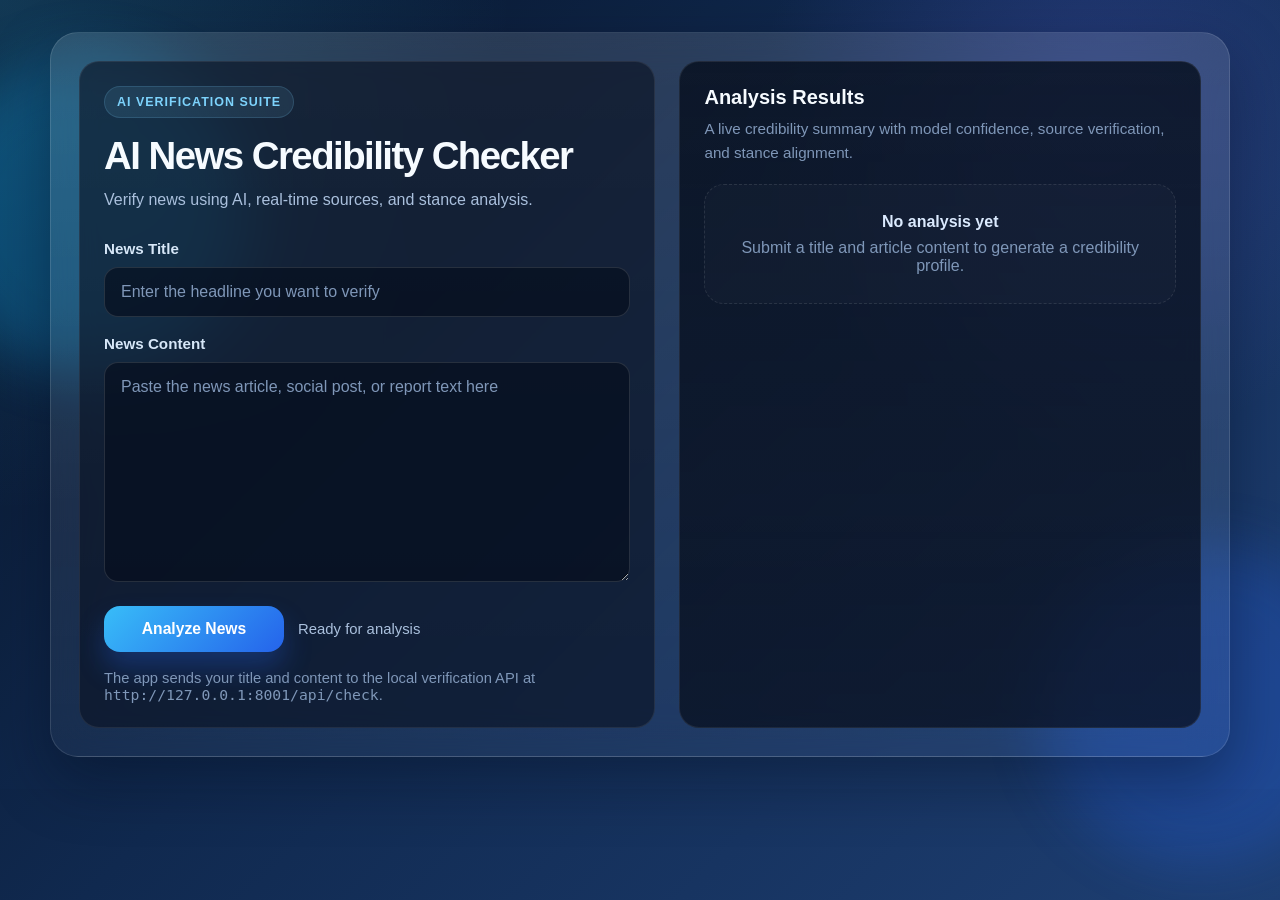
<file: frontend/index.html>
<!DOCTYPE html>
<html lang="en">
<head>
  <meta charset="UTF-8">
  <meta name="viewport" content="width=device-width, initial-scale=1.0">
  <title>AI News Credibility Checker</title>
  <style>
    :root {
      --bg-1: #071326;
      --bg-2: #10294f;
      --bg-3: #1e3f73;
      --surface: rgba(10, 18, 35, 0.62);
      --surface-strong: rgba(13, 22, 43, 0.82);
      --surface-border: rgba(255, 255, 255, 0.12);
      --text-main: #f6fbff;
      --text-soft: #aac0dd;
      --text-muted: #7f97b8;
      --accent: #7dd3fc;
      --accent-strong: #38bdf8;
      --success: #22c55e;
      --warning: #f59e0b;
      --danger: #ef4444;
      --shadow: 0 24px 60px rgba(3, 10, 25, 0.38);
      --radius-xl: 28px;
      --radius-lg: 20px;
      --radius-md: 14px;
      --transition: 220ms ease;
      --score-color: var(--warning);
    }

    * {
      box-sizing: border-box;
    }

    html,
    body {
      margin: 0;
      min-height: 100%;
      font-family: "Segoe UI", "Helvetica Neue", sans-serif;
      background:
        radial-gradient(circle at top left, rgba(56, 189, 248, 0.22), transparent 34%),
        radial-gradient(circle at 85% 15%, rgba(99, 102, 241, 0.24), transparent 26%),
        linear-gradient(135deg, var(--bg-1), var(--bg-2) 45%, var(--bg-3));
      color: var(--text-main);
    }

    body {
      display: flex;
      align-items: center;
      justify-content: center;
      padding: 32px 18px;
      overflow-x: hidden;
    }

    body::before,
    body::after {
      content: "";
      position: fixed;
      inset: auto;
      width: 320px;
      height: 320px;
      border-radius: 50%;
      filter: blur(28px);
      opacity: 0.28;
      pointer-events: none;
      z-index: 0;
    }

    body::before {
      top: 6%;
      left: -70px;
      background: #0ea5e9;
    }

    body::after {
      right: -80px;
      bottom: 4%;
      background: #2563eb;
    }

    .app-shell {
      position: relative;
      z-index: 1;
      width: min(1180px, 100%);
    }

    .card {
      display: grid;
      grid-template-columns: 1.05fr 0.95fr;
      gap: 24px;
      padding: 28px;
      border-radius: var(--radius-xl);
      background: linear-gradient(180deg, rgba(255, 255, 255, 0.12), rgba(255, 255, 255, 0.04));
      border: 1px solid var(--surface-border);
      box-shadow: var(--shadow);
      backdrop-filter: blur(22px);
      -webkit-backdrop-filter: blur(22px);
    }

    .panel {
      background: var(--surface);
      border: 1px solid rgba(255, 255, 255, 0.08);
      border-radius: var(--radius-lg);
      padding: 24px;
      min-width: 0;
    }

    .hero {
      margin-bottom: 26px;
    }

    .eyebrow {
      display: inline-flex;
      align-items: center;
      gap: 8px;
      padding: 8px 12px;
      border-radius: 999px;
      background: rgba(125, 211, 252, 0.1);
      border: 1px solid rgba(125, 211, 252, 0.16);
      color: var(--accent);
      font-size: 0.78rem;
      font-weight: 700;
      letter-spacing: 0.08em;
      text-transform: uppercase;
    }

    h1 {
      margin: 18px 0 10px;
      font-size: clamp(2rem, 3vw, 3.2rem);
      line-height: 1.05;
      letter-spacing: -0.04em;
    }

    .subtitle {
      margin: 0;
      max-width: 620px;
      color: var(--text-soft);
      font-size: 1rem;
      line-height: 1.7;
    }

    .form-grid {
      display: grid;
      gap: 18px;
    }

    .field {
      display: grid;
      gap: 10px;
    }

    .field label {
      font-size: 0.95rem;
      font-weight: 600;
      color: #d7e7f8;
    }

    .input,
    .textarea {
      width: 100%;
      border: 1px solid rgba(255, 255, 255, 0.12);
      border-radius: var(--radius-md);
      background: rgba(6, 15, 31, 0.7);
      color: var(--text-main);
      padding: 15px 16px;
      outline: none;
      transition: border-color var(--transition), transform var(--transition), box-shadow var(--transition);
      font: inherit;
    }

    .input::placeholder,
    .textarea::placeholder {
      color: var(--text-muted);
    }

    .input:focus,
    .textarea:focus {
      border-color: rgba(125, 211, 252, 0.45);
      box-shadow: 0 0 0 4px rgba(56, 189, 248, 0.12);
      transform: translateY(-1px);
    }

    .textarea {
      min-height: 220px;
      resize: vertical;
    }

    .actions {
      display: flex;
      flex-wrap: wrap;
      align-items: center;
      gap: 14px;
      margin-top: 6px;
    }

    .button {
      display: inline-flex;
      align-items: center;
      justify-content: center;
      gap: 10px;
      min-width: 180px;
      padding: 14px 20px;
      border: 0;
      border-radius: 16px;
      background: linear-gradient(135deg, #38bdf8, #2563eb);
      color: white;
      font-size: 0.98rem;
      font-weight: 700;
      cursor: pointer;
      box-shadow: 0 16px 28px rgba(37, 99, 235, 0.3);
      transition: transform var(--transition), box-shadow var(--transition), opacity var(--transition);
    }

    .button:hover:not(:disabled) {
      transform: translateY(-2px);
      box-shadow: 0 20px 34px rgba(37, 99, 235, 0.38);
    }

    .button:disabled {
      opacity: 0.72;
      cursor: wait;
      box-shadow: none;
    }

    .spinner {
      width: 18px;
      height: 18px;
      border: 2px solid rgba(255, 255, 255, 0.35);
      border-top-color: white;
      border-radius: 50%;
      animation: spin 0.8s linear infinite;
      display: none;
    }

    .button.loading .spinner {
      display: inline-block;
    }

    .helper-text,
    .error-text {
      margin: 0;
      font-size: 0.92rem;
    }

    .helper-text {
      color: var(--text-muted);
    }

    .error-text {
      display: none;
      color: #fecaca;
      background: rgba(127, 29, 29, 0.25);
      border: 1px solid rgba(248, 113, 113, 0.24);
      border-radius: 14px;
      padding: 13px 14px;
    }

    .status-label {
      display: inline-flex;
      align-items: center;
      gap: 9px;
      color: var(--text-soft);
      font-size: 0.93rem;
      min-height: 24px;
    }

    .pulse-dot {
      width: 10px;
      height: 10px;
      border-radius: 50%;
      background: var(--accent);
      box-shadow: 0 0 0 0 rgba(125, 211, 252, 0.4);
      animation: pulse 1.7s infinite;
      display: none;
    }

    .status-label.active .pulse-dot {
      display: inline-block;
    }

    .results-panel {
      display: flex;
      flex-direction: column;
      justify-content: space-between;
      min-height: 100%;
      background: linear-gradient(180deg, rgba(8, 17, 33, 0.84), rgba(7, 13, 27, 0.72));
    }

    .results-head {
      display: flex;
      align-items: flex-start;
      justify-content: space-between;
      gap: 16px;
      margin-bottom: 18px;
    }

    .results-title {
      margin: 0;
      font-size: 1.25rem;
    }

    .results-subtitle {
      margin: 8px 0 0;
      color: var(--text-muted);
      font-size: 0.95rem;
      line-height: 1.6;
    }

    .result-state {
      display: grid;
      place-items: center;
      text-align: center;
      flex: 1;
      border: 1px dashed rgba(255, 255, 255, 0.1);
      border-radius: var(--radius-lg);
      padding: 28px 20px;
      color: var(--text-muted);
      background: rgba(255, 255, 255, 0.02);
    }

    .result-state strong {
      display: block;
      color: #dbeafe;
      margin-bottom: 8px;
      font-size: 1rem;
    }

    .results-content {
      display: none;
      animation: fadeUp 0.6s ease both;
    }

    .results-content.visible {
      display: block;
    }

    .score-hero {
      padding: 22px;
      border-radius: 22px;
      background:
        linear-gradient(140deg, rgba(255, 255, 255, 0.09), rgba(255, 255, 255, 0.03)),
        radial-gradient(circle at top right, rgba(125, 211, 252, 0.18), transparent 46%);
      border: 1px solid rgba(255, 255, 255, 0.08);
      margin-bottom: 22px;
    }

    .score-label {
      display: inline-flex;
      align-items: center;
      gap: 8px;
      color: var(--text-soft);
      font-size: 0.85rem;
      text-transform: uppercase;
      letter-spacing: 0.08em;
      font-weight: 700;
    }

    .score-value {
      margin: 14px 0 8px;
      font-size: clamp(3rem, 8vw, 4.6rem);
      line-height: 1;
      letter-spacing: -0.05em;
      color: var(--score-color);
      text-shadow: 0 0 24px color-mix(in srgb, var(--score-color) 28%, transparent);
    }

    .score-caption {
      margin: 0;
      color: var(--text-soft);
      line-height: 1.6;
      font-size: 0.98rem;
    }

    .metrics {
      display: grid;
      gap: 14px;
    }

    .metric-card {
      padding: 16px;
      border-radius: 16px;
      background: rgba(255, 255, 255, 0.04);
      border: 1px solid rgba(255, 255, 255, 0.08);
      transform: translateY(10px);
      opacity: 0;
      animation: fadeUp 0.5s ease forwards;
    }

    .metric-top {
      display: flex;
      align-items: center;
      justify-content: space-between;
      gap: 12px;
      margin-bottom: 12px;
    }

    .metric-label {
      display: inline-flex;
      align-items: center;
      gap: 10px;
      font-size: 0.96rem;
      color: #e7f2ff;
      font-weight: 600;
    }

    .metric-icon {
      display: inline-grid;
      place-items: center;
      width: 34px;
      height: 34px;
      border-radius: 12px;
      background: rgba(56, 189, 248, 0.12);
      color: var(--accent);
      font-size: 1rem;
      flex-shrink: 0;
    }

    .metric-value {
      color: white;
      font-weight: 700;
      font-size: 1rem;
    }

    .bar-track {
      width: 100%;
      height: 11px;
      border-radius: 999px;
      overflow: hidden;
      background: rgba(255, 255, 255, 0.08);
    }

    .bar-fill {
      width: 0;
      height: 100%;
      border-radius: inherit;
      background: linear-gradient(90deg, rgba(125, 211, 252, 0.9), rgba(37, 99, 235, 0.95));
      transition: width 0.9s cubic-bezier(0.2, 0.8, 0.2, 1), background 0.3s ease;
    }

    .legend {
      display: flex;
      flex-wrap: wrap;
      gap: 10px;
      margin-top: 18px;
    }

    .legend-chip {
      padding: 9px 12px;
      border-radius: 999px;
      font-size: 0.82rem;
      color: var(--text-soft);
      background: rgba(255, 255, 255, 0.04);
      border: 1px solid rgba(255, 255, 255, 0.07);
    }

    .results-content .metric-card:nth-child(1) { animation-delay: 0.08s; }
    .results-content .metric-card:nth-child(2) { animation-delay: 0.14s; }
    .results-content .metric-card:nth-child(3) { animation-delay: 0.2s; }
    .results-content .metric-card:nth-child(4) { animation-delay: 0.26s; }

    @keyframes spin {
      to {
        transform: rotate(360deg);
      }
    }

    @keyframes pulse {
      0% {
        box-shadow: 0 0 0 0 rgba(125, 211, 252, 0.45);
      }
      70% {
        box-shadow: 0 0 0 12px rgba(125, 211, 252, 0);
      }
      100% {
        box-shadow: 0 0 0 0 rgba(125, 211, 252, 0);
      }
    }

    @keyframes fadeUp {
      from {
        opacity: 0;
        transform: translateY(16px);
      }
      to {
        opacity: 1;
        transform: translateY(0);
      }
    }

    @media (max-width: 1024px) {
      .card {
        grid-template-columns: 1fr;
      }
    }

    @media (max-width: 640px) {
      body {
        padding: 16px;
      }

      .card,
      .panel {
        padding: 18px;
      }

      .score-hero {
        padding: 18px;
      }

      .button {
        width: 100%;
      }

      .results-head {
        flex-direction: column;
      }
    }
  </style>
</head>
<body>
  <main class="app-shell">
    <section class="card">
      <section class="panel">
        <div class="hero">
          <span class="eyebrow">AI Verification Suite</span>
          <h1>AI News Credibility Checker</h1>
          <p class="subtitle">Verify news using AI, real-time sources, and stance analysis.</p>
        </div>

        <form class="form-grid" id="news-form">
          <div class="field">
            <label for="news-title">News Title</label>
            <input
              class="input"
              id="news-title"
              name="title"
              type="text"
              placeholder="Enter the headline you want to verify"
              required
            >
          </div>

          <div class="field">
            <label for="news-content">News Content</label>
            <textarea
              class="textarea"
              id="news-content"
              name="content"
              placeholder="Paste the news article, social post, or report text here"
              required
            ></textarea>
          </div>

          <div class="actions">
            <button class="button" id="analyze-button" type="submit">
              <span class="spinner" aria-hidden="true"></span>
              <span id="button-text">Analyze News</span>
            </button>
            <div class="status-label" id="status-label" aria-live="polite">
              <span class="pulse-dot" aria-hidden="true"></span>
              <span id="status-text">Ready for analysis</span>
            </div>
          </div>

          <p class="helper-text">The app sends your title and content to the local verification API at <code>http://127.0.0.1:8001/api/check</code>.</p>
          <p class="error-text" id="error-message" role="alert"></p>
        </form>
      </section>

      <aside class="panel results-panel">
        <div>
          <div class="results-head">
            <div>
              <h2 class="results-title">Analysis Results</h2>
              <p class="results-subtitle">A live credibility summary with model confidence, source verification, and stance alignment.</p>
            </div>
          </div>

          <div class="result-state" id="empty-state">
            <div>
              <strong>No analysis yet</strong>
              Submit a title and article content to generate a credibility profile.
            </div>
          </div>

          <div class="results-content" id="results-content">
            <section class="score-hero">
              <span class="score-label">Credibility Score</span>
              <div class="score-value" id="credibility-score">0%</div>
              <p class="score-caption" id="credibility-caption">Waiting for analysis...</p>
            </section>

            <section class="metrics" id="metrics-container"></section>

            <div class="legend">
              <span class="legend-chip">Green: high credibility</span>
              <span class="legend-chip">Orange: mixed signals</span>
              <span class="legend-chip">Red: elevated risk</span>
            </div>
          </div>
        </div>
      </aside>
    </section>
  </main>

  <script>
    const form = document.getElementById("news-form");
    const titleInput = document.getElementById("news-title");
    const contentInput = document.getElementById("news-content");
    const analyzeButton = document.getElementById("analyze-button");
    const buttonText = document.getElementById("button-text");
    const statusLabel = document.getElementById("status-label");
    const statusText = document.getElementById("status-text");
    const errorMessage = document.getElementById("error-message");
    const emptyState = document.getElementById("empty-state");
    const resultsContent = document.getElementById("results-content");
    const credibilityScore = document.getElementById("credibility-score");
    const credibilityCaption = document.getElementById("credibility-caption");
    const metricsContainer = document.getElementById("metrics-container");

    const metricConfig = [
      { key: "fake_probability", label: "Fake Probability", icon: "!", invert: true },
      { key: "news_verification_score", label: "News Verification Score", icon: "N" },
      { key: "stance_score", label: "Stance Score", icon: "S" },
      { key: "clickbait_score", label: "Clickbait Risk", icon: "C" }
    ];

    function clamp(value, min, max) {
      return Math.min(Math.max(value, min), max);
    }

    function normalizeMetric(value) {
      const numeric = Number(value);
      if (!Number.isFinite(numeric)) {
        return 0;
      }
      return numeric <= 1 ? numeric * 100 : numeric;
    }

    function scoreColor(score) {
      if (score > 80) {
        return "#22c55e";
      }
      if (score >= 50) {
        return "#f59e0b";
      }
      return "#ef4444";
    }

    function scoreSummary(score) {
      if (score > 80) {
        return "High credibility detected based on source verification, stance alignment, and model signals.";
      }
      if (score >= 50) {
        return "Mixed credibility signals detected. Review the article carefully before sharing.";
      }
      return "Low credibility pattern detected. Treat this news item as potentially misleading.";
    }

    function metricBarColor(score) {
      if (score > 80) {
        return "linear-gradient(90deg, rgba(34,197,94,0.92), rgba(22,163,74,0.98))";
      }
      if (score >= 50) {
        return "linear-gradient(90deg, rgba(245,158,11,0.92), rgba(251,146,60,0.98))";
      }
      return "linear-gradient(90deg, rgba(239,68,68,0.92), rgba(220,38,38,0.98))";
    }

    function setLoading(isLoading) {
      analyzeButton.disabled = isLoading;
      analyzeButton.classList.toggle("loading", isLoading);
      buttonText.textContent = isLoading ? "Analyzing..." : "Analyze News";
      statusLabel.classList.toggle("active", isLoading);
      statusText.textContent = isLoading ? "Analyzing article credibility..." : "Ready for analysis";
    }

    function clearResults() {
      errorMessage.style.display = "none";
      errorMessage.textContent = "";
      metricsContainer.innerHTML = "";
      resultsContent.classList.remove("visible");
      emptyState.style.display = "grid";
      credibilityScore.textContent = "0%";
      credibilityCaption.textContent = "Waiting for analysis...";
      document.documentElement.style.setProperty("--score-color", "#f59e0b");
    }

    function showError(message) {
      errorMessage.textContent = message;
      errorMessage.style.display = "block";
      statusText.textContent = "Analysis failed";
    }

    function createMetricCard(config, rawValue) {
      const percentValue = clamp(normalizeMetric(rawValue), 0, 100);
      const visualValue = config.invert ? 100 - percentValue : percentValue;
      const card = document.createElement("article");
      card.className = "metric-card";

      card.innerHTML = `
        <div class="metric-top">
          <div class="metric-label">
            <span class="metric-icon">${config.icon}</span>
            <span>${config.label}</span>
          </div>
          <span class="metric-value">${percentValue.toFixed(1)}%</span>
        </div>
        <div class="bar-track">
          <div class="bar-fill"></div>
        </div>
      `;

      const bar = card.querySelector(".bar-fill");
      requestAnimationFrame(() => {
        bar.style.width = `${visualValue}%`;
        bar.style.background = metricBarColor(visualValue);
      });

      return card;
    }

    function renderResults(data) {
      const overallScore = clamp(normalizeMetric(data.credibility_score), 0, 100);
      const overallColor = scoreColor(overallScore);

      emptyState.style.display = "none";
      resultsContent.classList.add("visible");

      credibilityScore.textContent = `${overallScore.toFixed(1)}%`;
      credibilityCaption.textContent = scoreSummary(overallScore);
      document.documentElement.style.setProperty("--score-color", overallColor);

      metricsContainer.innerHTML = "";

      metricConfig.forEach((config) => {
        const card = createMetricCard(config, data[config.key]);
        metricsContainer.appendChild(card);
      });

      statusText.textContent = "Analysis complete";
    }

    async function analyzeNews(event) {
      event.preventDefault();

      const title = titleInput.value.trim();
      const content = contentInput.value.trim();

      if (!title || !content) {
        showError("Please enter both the news title and the news content.");
        return;
      }

      clearResults();
      setLoading(true);

      try {
        const response = await fetch("http://127.0.0.1:8001/api/check", {
          method: "POST",
          headers: {
            "Content-Type": "application/json"
          },
          body: JSON.stringify({
            title,
            content
          })
        });

        if (!response.ok) {
          throw new Error(`API request failed with status ${response.status}`);
        }

        const result = await response.json();
        renderResults(result);
      } catch (error) {
        showError("Unable to analyze the news right now. Make sure the backend is running on http://127.0.0.1:8001 and try again.");
        console.error(error);
      } finally {
        setLoading(false);
      }
    }

    form.addEventListener("submit", analyzeNews);
  </script>
</body>
</html>
</file>
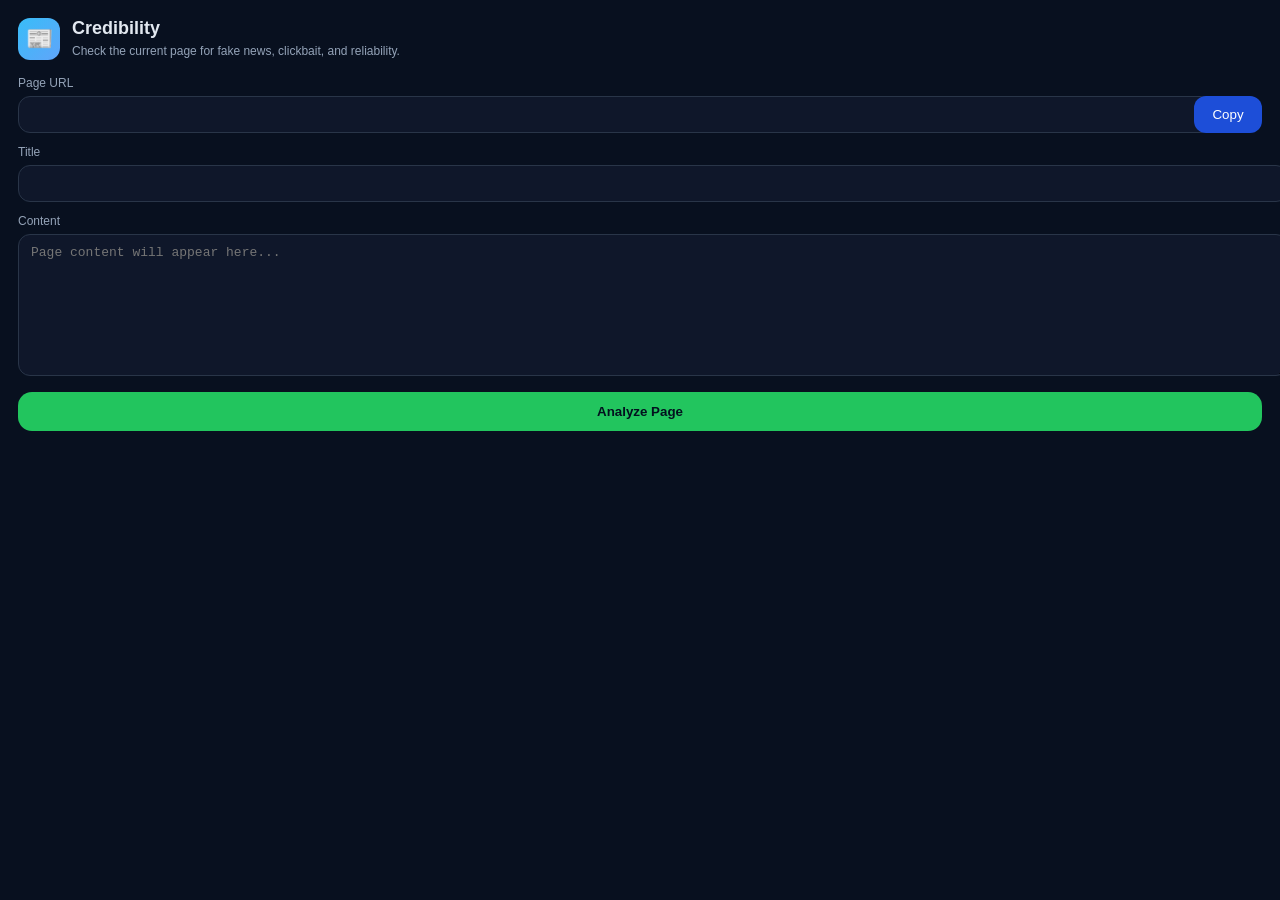
<file: extension/popup.html>
<!DOCTYPE html>
<html lang="en">
<head>
  <meta charset="UTF-8" />
  <meta name="viewport" content="width=device-width, initial-scale=1.0" />
  <title>News Credibility Checker</title>
  <link rel="stylesheet" href="styles.css" />
</head>
<body>
  <div class="container">
    <header class="header">
      <div class="brand-icon">📰</div>
      <div>
        <h1>Credibility</h1>
        <p class="subtitle">Check the current page for fake news, clickbait, and reliability.</p>
      </div>
    </header>

    <div class="field">
      <label>Page URL</label>
      <div class="url-row">
        <input id="url" type="text" readonly />
        <button id="copyUrl">Copy</button>
      </div>
    </div>

    <div class="field">
      <label>Title</label>
      <input id="title" type="text" />
    </div>

    <div class="field">
      <label>Content</label>
      <textarea id="content" rows="8" placeholder="Page content will appear here..."></textarea>
    </div>

    <button id="analyzeBtn">Analyze Page</button>
    <div id="status" class="status"></div>

    <div id="result" class="result hidden">
      <div id="summary" class="summary"></div>
      <div class="meta-row"><span>Backend</span><strong id="backend_source">-</strong></div>
      <div class="score-row"><span>Credibility</span><strong id="credibility">-</strong></div>
      <div class="score-row"><span>Fake Probability</span><strong id="fake_probability">-</strong></div>
      <div class="score-row"><span>Clickbait Score</span><strong id="clickbait_score">-</strong></div>
      <div class="score-row"><span>News Verification</span><strong id="news_verification_score">-</strong></div>
      <div class="score-row"><span>Stance Score</span><strong id="stance_score">-</strong></div>
      <div class="score-row"><span>Source Reputation</span><strong id="source_reputation">-</strong></div>
      <div class="raw-response">
        <label for="rawResponse">Raw API Response</label>
        <textarea id="rawResponse" rows="7" readonly></textarea>
      </div>
    </div>
  </div>
  <script src="popup.js"></script>
</body>
</html>
</file>
<file: extension/styles.css>
:root {
  color-scheme: dark;
  font-family: Inter, Arial, sans-serif;
  background: #08101f;
  color: #e2e8f0;
}
body {
  margin: 0;
  min-width: 340px;
}
.container {
  padding: 18px;
}
.header {
  display: flex;
  align-items: center;
  gap: 12px;
  margin-bottom: 16px;
}
.brand-icon {
  width: 42px;
  height: 42px;
  border-radius: 12px;
  background: linear-gradient(135deg, #38bdf8, #60a5fa);
  display: grid;
  place-items: center;
  font-size: 22px;
}
h1 {
  margin: 0;
  font-size: 18px;
}
.subtitle {
  margin: 4px 0 0;
  color: #94a3b8;
  font-size: 12px;
  line-height: 1.4;
}
.field {
  margin-bottom: 12px;
}
label {
  display: block;
  margin-bottom: 6px;
  font-size: 12px;
  color: #94a3b8;
}
input,
textarea {
  width: 100%;
  border: 1px solid #293548;
  border-radius: 12px;
  background: #0f172a;
  color: #e2e8f0;
  padding: 10px 12px;
  font-size: 13px;
}
textarea {
  resize: vertical;
}
.url-row {
  display: grid;
  grid-template-columns: 1fr auto;
  gap: 8px;
}
#copyUrl {
  min-width: 68px;
  background: #1d4ed8;
  color: #fff;
  border: none;
  border-radius: 12px;
  cursor: pointer;
  padding: 10px 10px;
}
button#analyzeBtn {
  width: 100%;
  border: none;
  border-radius: 14px;
  background: #22c55e;
  color: #03111f;
  font-weight: 700;
  padding: 12px;
  cursor: pointer;
  transition: transform 120ms ease, background-color 120ms ease;
}
button#analyzeBtn:hover:not(:disabled) {
  transform: translateY(-1px);
}
button:disabled {
  opacity: 0.6;
  cursor: default;
}
.status {
  margin-top: 10px;
  min-height: 20px;
  font-size: 13px;
}
.result {
  margin-top: 16px;
  border: 1px solid #293548;
  border-radius: 18px;
  background: rgba(15, 23, 42, 0.96);
  padding: 14px;
}
.summary {
  margin-bottom: 12px;
  padding: 10px 12px;
  border-radius: 12px;
  background: #102a42;
  color: #c7d2fe;
  font-size: 13px;
}
.summary.safe {
  background: #0f3922;
  color: #a7f3d0;
}
.summary.moderate {
  background: #4338ca;
  color: #c7d2fe;
}
.summary.risky {
  background: #881337;
  color: #fecaca;
}
.score-row {
  display: flex;
  justify-content: space-between;
  gap: 12px;
  margin-bottom: 10px;
  font-size: 13px;
}
.meta-row {
  display: flex;
  justify-content: space-between;
  gap: 12px;
  margin-bottom: 12px;
  padding-bottom: 10px;
  border-bottom: 1px solid #293548;
  font-size: 12px;
}
.meta-row span {
  color: #94a3b8;
}
.meta-row strong {
  color: #7dd3fc;
  max-width: 190px;
  overflow: hidden;
  text-overflow: ellipsis;
  white-space: nowrap;
}
.score-row span {
  color: #94a3b8;
}
.score-row strong {
  color: #f8fafc;
}
.raw-response {
  margin-top: 14px;
}
.raw-response label {
  margin-bottom: 8px;
}
#rawResponse {
  min-height: 130px;
  font-family: Consolas, monospace;
  font-size: 12px;
  color: #bfdbfe;
}
.hidden {
  display: none;
}
</file>
